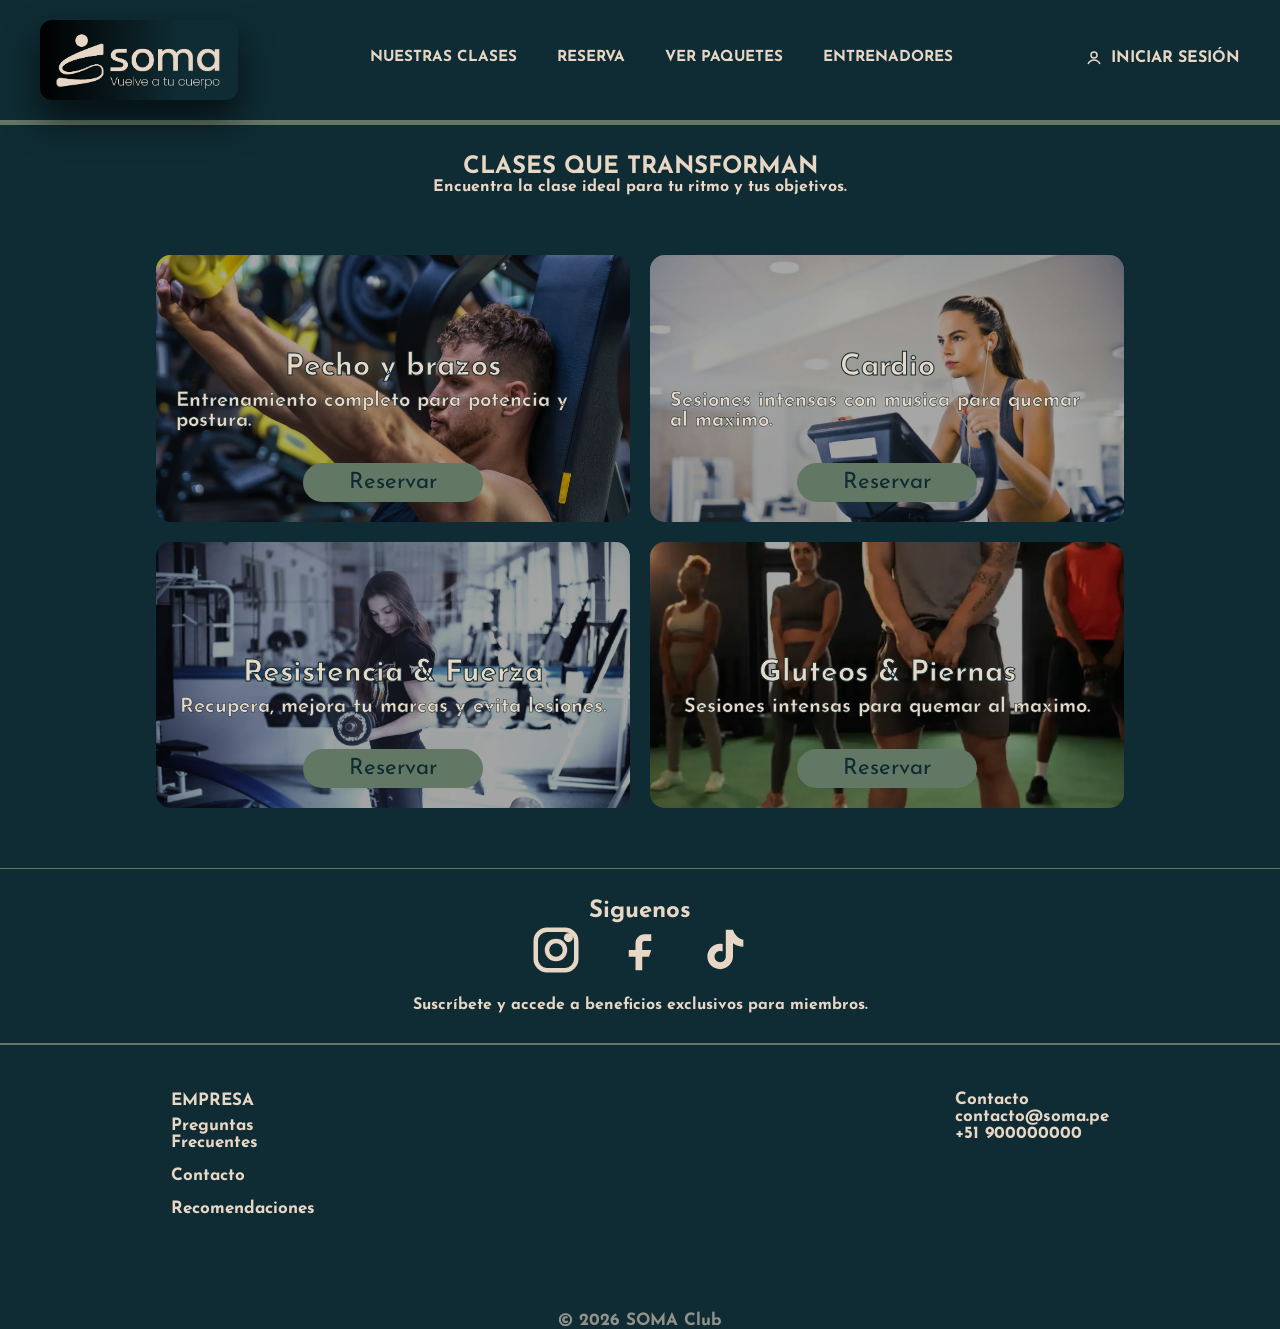
<file: clases.html>
<!DOCTYPE html>
<html lang="es">
  <head>
    <meta charset="UTF-8" />
    <title>Clases | SOMA</title>
    <link rel="icon" href="img/Soma_ logo.png" type="image/png">
    <meta name="viewport" content="width=device-width, initial-scale=1.0" />

    <link href="https://fonts.googleapis.com/icon?family=Material+Icons" rel="stylesheet">

    <link rel="stylesheet" href="styles.css" />
    <link rel="preconnect" href="https://fonts.googleapis.com" />
    <link rel="preconnect" href="https://fonts.gstatic.com" crossorigin />
    <link
      href="https://fonts.googleapis.com/css2?family=Caveat:wght@400..700&family=Josefin+Sans:ital,wght@0,100..700;1,100..700&family=Outfit:wght@100..900&display=swap"
      rel="stylesheet"
    />
    <link
      href="https://fonts.googleapis.com/css2?family=Montserrat:wght@300;400;600;700&display=swap"
      rel="stylesheet"
    />
  </head>
  <body>
    <!-- HEADER -->
    <header class="header">
      <a class="logo" href="index.html" aria-label="Fit Flow inicio">
        <img src="img/Soma_3.png" alt="Fit Flow" />
        <!-- <span>SOMA</span> -->
      </a>

      <input type="checkbox" id="nav-toggle" class="nav-toggle" />
      <label for="nav-toggle" class="burger" aria-label="Abrir menú">
        <span></span>
        <span></span>
        <span></span>
      </label>

      <nav>
        <ul>
          <li><a href="clases.html">NUESTRAS CLASES</a></li>
          <li><a href="reserva.html">RESERVA</a></li>
          <li><a href="paquetes.html">VER PAQUETES</a></li>
          <li><a href="entrenador.html">ENTRENADORES</a></li>
        </ul>
      </nav>

      <div class="nav-login">
        <a href="login.html" class="nav-user">
          <span class="user-icon" aria-hidden="true">
            <svg
              viewBox="0 0 24 24"
              width="18"
              height="18"
              fill="none"
              stroke="currentColor"
              stroke-width="2"
            >
              <circle cx="12" cy="8" r="4"></circle>
              <path d="M4 20c1.6-3.5 4.8-5.5 8-5.5s6.4 2 8 5.5"></path>
            </svg>
          </span>
          INICIAR SESIÓN
        </a>
      </div>
    </header>

    <section class="page-clases-def">
      <div>
        <h1>CLASES QUE TRANSFORMAN</h1>
        <p>Encuentra la clase ideal para tu ritmo y tus objetivos.</p>
      </div>
    </section>

    <section class="page-class">
      <div class="page-card">
        <img src="img/fuerza.webp" alt="Clase de fuerza" />
        <div class="card-content">
          <h3>Pecho y brazos</h3>
          <p>Entrenamiento completo para potencia y postura.</p>
          <a href="https://wa.me/51959792986?text=Hola,%20quiero%20información%20sobre%20la%20Clase%20Fuerza%20del%20gimnasio,%20Por%20favor"><button class="btn-card">Reservar</button></a>
        </div>
      </div>
      <div class="page-card">
        <img src="img/ciclismo.webp" alt="Clase de cardio" />
        <div class="card-content">
          <h3>Cardio</h3>
          <p>Sesiones intensas con musica para quemar al maximo.</p>
          <a href="https://wa.me/51959792986?text=Hola,%20quiero%20información%20sobre%20la%20Clase%20Cardio%20del%20gimnasio,%20Por%20favor" target="_blank"><button class="btn-card">Reservar</button></a>
        </div>
      </div>
      <div class="page-card">
        <img src="img/resistencia.webp" alt="Clase de movilidad" />
        <div class="card-content">
          <h3>Resistencia & Fuerza</h3>
          <p>Recupera, mejora tu marcas y evita lesiones.</p>
          <a href="https://wa.me/51959792986?text=Hola,%20quiero%20información%20sobre%20la%20Clase%20Resistencia%20y%20Fuerza%20del%20gimnasio,%20Por%20favor"><button class="btn-card">Reservar</button></a>
        </div>
      </div>
      <div class="page-card">
        <img src="img/pesas-pierna.webp" alt="Clase de cardio" />
        <div class="card-content">
          <h3>Gluteos & Piernas</h3>
          <p>Sesiones intensas para quemar al maximo.</p>
          <a href="https://wa.me/51959792986?text=Hola,%20quiero%20información%20sobre%20la%20Clase%20Gluteos%20y%20Piernas%20del%20gimnasio,%20Por%20favor"><button class="btn-card">Reservar</button></a>
        </div>
      </div>
    </section>

    <section class="section-redes">
              <h2>Siguenos</h2>
        <div class="social-icons">
          <div class="icon-social">
            <a class="social-link instagram" href="#" aria-label="Instagram">
              <span class="social-icon" aria-hidden="true">
                <svg
                  viewBox="0 0 24 24"
                  width="54"
                  height="54"
                  fill="none"
                  stroke="currentColor"
                  stroke-width="2"
                >
                  <rect x="3" y="3" width="18" height="18" rx="5"></rect>
                  <circle cx="12" cy="12" r="4"></circle>
                  <circle cx="17.5" cy="6.5" r="1"></circle>
                </svg>
              </span>
            </a>
          </div>
          <div class="icon-social">
            <a class="social-link facebook" href="#" aria-label="Facebook">
              <span class="social-icon" aria-hidden="true">
                <svg
                  viewBox="0 0 24 24"
                  width="54"
                  height="54"
                  fill="currentColor"
                >
                  <path
                    d="M14 8h3V5h-3c-2.2 0-4 1.8-4 4v3H7v3h3v6h3v-6h3l1-3h-4V9c0-.6.4-1 1-1z"
                  ></path>
                </svg>
              </span>
            </a>
          </div>
          <div class="icon-social">
            <a class="social-link tiktok" href="#" aria-label="TikTok">
              <span class="social-icon" aria-hidden="true">
                <svg
                  viewBox="0 0 24 24"
                  width="54"
                  height="54"
                  fill="currentColor"
                >
                  <path
                    d="M16 3c.6 2.2 2.4 4 4.6 4.4v3.1c-1.7 0-3.3-.5-4.6-1.5v5.8c0 3.1-2.5 5.7-5.7 5.7S4.6 18 4.6 14.9s2.5-5.7 5.7-5.7c.4 0 .8 0 1.1.1v3.3c-.3-.1-.7-.2-1.1-.2-1.4 0-2.5 1.1-2.5 2.5S8.9 17.4 10.3 17.4s2.5-1.1 2.5-2.5V3h3.2z"
                  ></path>
                </svg>
              </span>
            </a>
          </div>
        </div>
        <p>Suscríbete y accede a beneficios exclusivos para miembros.</p>
    </section>

    <!-- FOOTER -->
    <footer class="footer">
      <div class="footer-data">
        <div class="footer-infobrand">
          <h4>EMPRESA</h4>
          <p><a href="#">Preguntas Frecuentes</a></p>
          <p><a href="#">Contacto</a></p>
          <p><a href="#">Recomendaciones</a></p>
        </div>

        <div>
          <h4>Contacto</h4>
          <p>contacto@soma.pe</p>
          <p>+51 900000000</p>
        </div>
      </div>

      <div class="footer-bottom">
        <p>© 2026 SOMA Club</p>
      </div>
    </footer>
  </body>
</html>
</file>
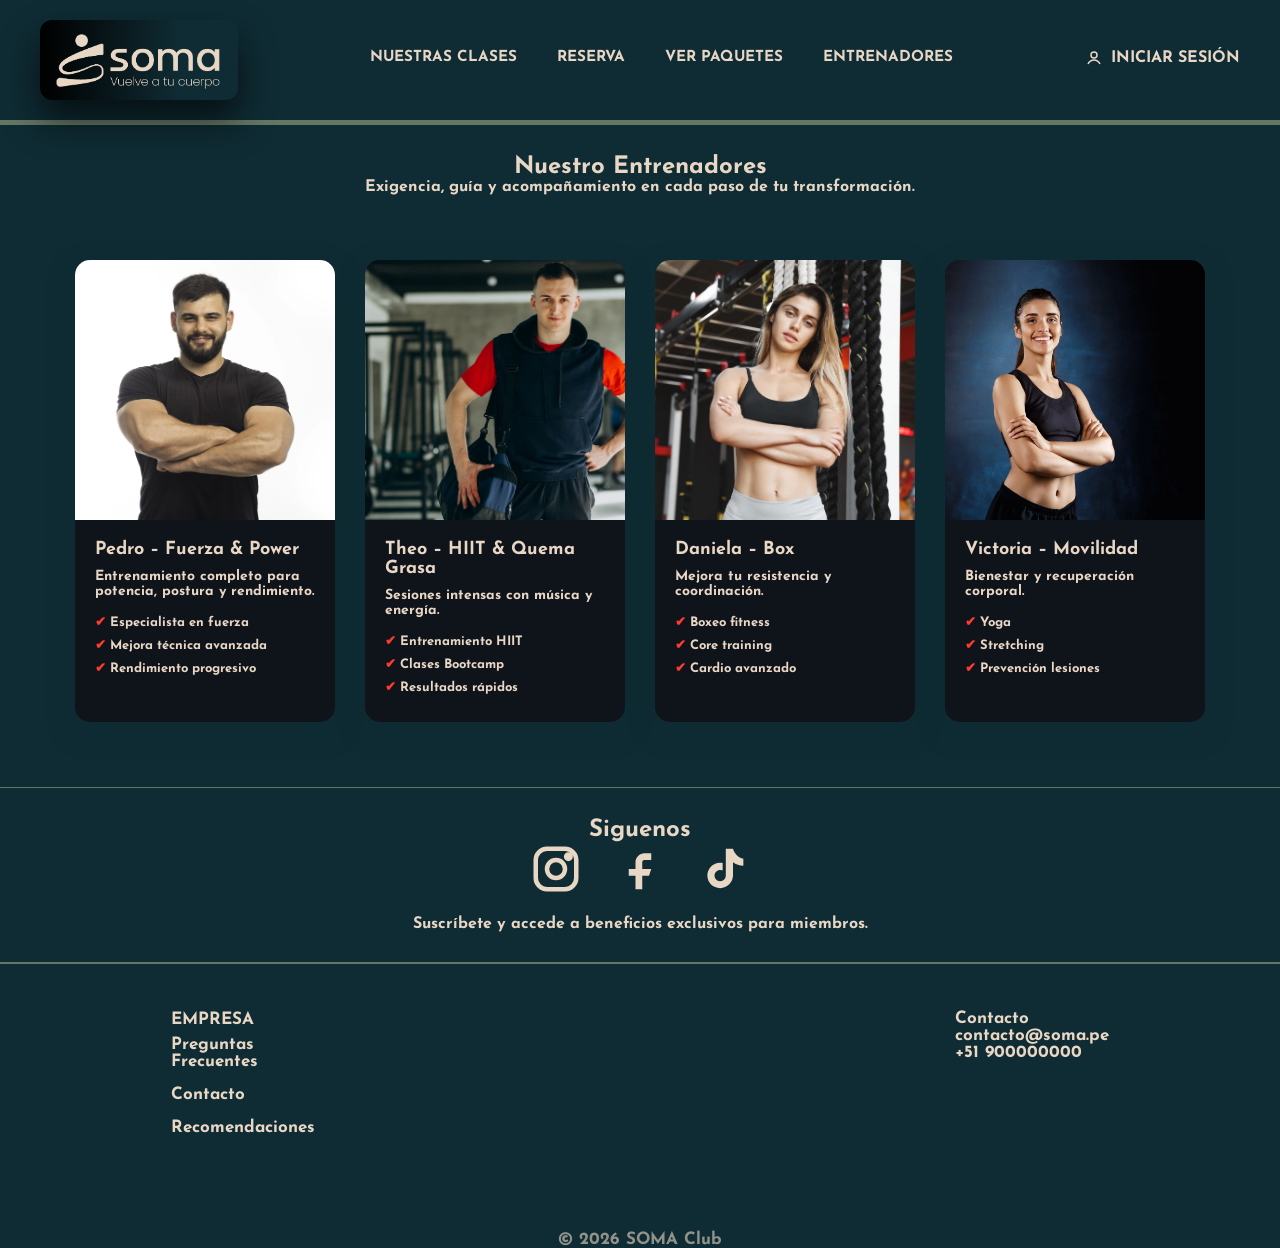
<file: entrenador.html>
<!DOCTYPE html>
<html lang="es">
  <head>
    <meta charset="UTF-8" />
    <title>Clases | SOMA</title>
    <link rel="icon" href="img/Soma_ logo.png" type="image/png">
    <meta name="viewport" content="width=device-width, initial-scale=1.0" />

    <!-- CSS -->
    <link rel="stylesheet" href="styles.css" />
    
    <link rel="stylesheet" href="styles.css" />
    <link rel="preconnect" href="https://fonts.googleapis.com" />
    <link rel="preconnect" href="https://fonts.gstatic.com" crossorigin />
    <link
      href="https://fonts.googleapis.com/css2?family=Caveat:wght@400..700&family=Josefin+Sans:ital,wght@0,100..700;1,100..700&family=Outfit:wght@100..900&display=swap"
      rel="stylesheet"
    />
    <link
      href="https://fonts.googleapis.com/css2?family=Montserrat:wght@300;400;600;700&display=swap"
      rel="stylesheet"
    />
  </head>
  <body>
    <!-- HEADER -->
    <header class="header">
      <a class="logo" href="index.html" aria-label="Fit Flow inicio">
        <img src="img/Soma_3.png" alt="Fit Flow" />
        <!-- <span>SOMA</span> -->
      </a>

      <input type="checkbox" id="nav-toggle" class="nav-toggle" />
      <label for="nav-toggle" class="burger" aria-label="Abrir menú">
        <span></span>
        <span></span>
        <span></span>
      </label>

      <nav>
        <ul>
          <li><a href="clases.html">NUESTRAS CLASES</a></li>
          <li><a href="reserva.html">RESERVA</a></li>
          <li><a href="paquetes.html">VER PAQUETES</a></li>
          <li><a href="entrenador.html">ENTRENADORES</a></li>
        </ul>
      </nav>

      <div class="nav-login">
        <a href="login.html" class="nav-user">
          <span class="user-icon" aria-hidden="true">
            <svg viewBox="0 0 24 24" width="18" height="18" fill="none" stroke="currentColor" stroke-width="2">
            <circle cx="12" cy="8" r="4"></circle>
            <path d="M4 20c1.6-3.5 4.8-5.5 8-5.5s6.4 2 8 5.5"></path>
            </svg>
          </span>
          INICIAR SESIÓN
        </a>
      </div>
    </header>

    <section class="page-clases-def">
      <div>
        <h1>Nuestro Entrenadores</h1>
        <p>Exigencia, guía y acompañamiento en cada paso de tu transformación.</p>
      </div>
    </section>


<section class="coaches">

<div class="card">
<img src="img/trainer1.webp" alt="Pedro">

<div class="card-info">
<h3>Pedro – Fuerza & Power</h3>
<p>Entrenamiento completo para potencia, postura y rendimiento.</p>

<ul>
<li>Especialista en fuerza</li>
<li>Mejora técnica avanzada</li>
<li>Rendimiento progresivo</li>
</ul>
</div>
</div>

<div class="card">
<img src="img/trainer2.webp" alt="Andrea">

<div class="card-info">
<h3>Theo – HIIT & Quema Grasa</h3>
<p>Sesiones intensas con música y energía.</p>

<ul>
<li>Entrenamiento HIIT</li>
<li>Clases Bootcamp</li>
<li>Resultados rápidos</li>
</ul>
</div>
</div>

<div class="card">
<img src="img/trainer3.webp" alt="Diego">

<div class="card-info">
  <h3>Daniela – Box</h3>
  <p>Mejora tu resistencia y coordinación.</p>

  <ul>
  <li>Boxeo fitness</li>
  <li>Core training</li>
  <li>Cardio avanzado</li>
  </ul>
</div>
</div>

<div class="card">
<img src="img/trainer4.webp" alt="Victoria">

<div class="card-info">
<h3>Victoria – Movilidad</h3>
<p>Bienestar y recuperación corporal.</p>

<ul>
<li>Yoga</li>
<li>Stretching</li>
<li>Prevención lesiones</li>
</ul>
</div>
</div>

</section>

    <!-- FOOTER -->
    <section class="section-redes">
      
        <h2>Siguenos</h2>

        <div class="social-icons">
          <div class="icon-social">
            <a class="social-link instagram" href="#" aria-label="Instagram">
              <span class="social-icon" aria-hidden="true">
                <svg
                  viewBox="0 0 24 24"
                  width="54"
                  height="54"
                  fill="none"
                  stroke="currentColor"
                  stroke-width="2"
                >
                  <rect x="3" y="3" width="18" height="18" rx="5"></rect>
                  <circle cx="12" cy="12" r="4"></circle>
                  <circle cx="17.5" cy="6.5" r="1"></circle>
                </svg>
              </span>
            </a>
          </div>
          <div class="icon-social">
            <a class="social-link facebook" href="#" aria-label="Facebook">
              <span class="social-icon" aria-hidden="true">
                <svg
                  viewBox="0 0 24 24"
                  width="54"
                  height="54"
                  fill="currentColor"
                >
                  <path
                    d="M14 8h3V5h-3c-2.2 0-4 1.8-4 4v3H7v3h3v6h3v-6h3l1-3h-4V9c0-.6.4-1 1-1z"
                  ></path>
                </svg>
              </span>
            </a>
          </div>
          <div class="icon-social">
            <a class="social-link tiktok" href="#" aria-label="TikTok">
              <span class="social-icon" aria-hidden="true">
                <svg
                  viewBox="0 0 24 24"
                  width="54"
                  height="54"
                  fill="currentColor"
                >
                  <path
                    d="M16 3c.6 2.2 2.4 4 4.6 4.4v3.1c-1.7 0-3.3-.5-4.6-1.5v5.8c0 3.1-2.5 5.7-5.7 5.7S4.6 18 4.6 14.9s2.5-5.7 5.7-5.7c.4 0 .8 0 1.1.1v3.3c-.3-.1-.7-.2-1.1-.2-1.4 0-2.5 1.1-2.5 2.5S8.9 17.4 10.3 17.4s2.5-1.1 2.5-2.5V3h3.2z"
                  ></path>
                </svg>
              </span>
            </a>
          </div>
        </div>
        <p>Suscríbete y accede a beneficios exclusivos para miembros.</p>
    </section>

    <!-- FOOTER -->
    <footer class="footer">
      <div class="footer-data">
        <div class="footer-infobrand">
          <h4>EMPRESA</h4>
          <p><a href="#">Preguntas Frecuentes</a></p>
          <p><a href="#">Contacto</a></p>
          <p><a href="#">Recomendaciones</a></p>
        </div>

        <div>
          <h4>Contacto</h4>
          <p>contacto@soma.pe</p>
          <p>+51 900000000</p>
        </div>
      </div>

      <div class="footer-bottom">
        <p>© 2026 SOMA Club</p>
      </div>
    </footer>
  </body>
</html>
</file>
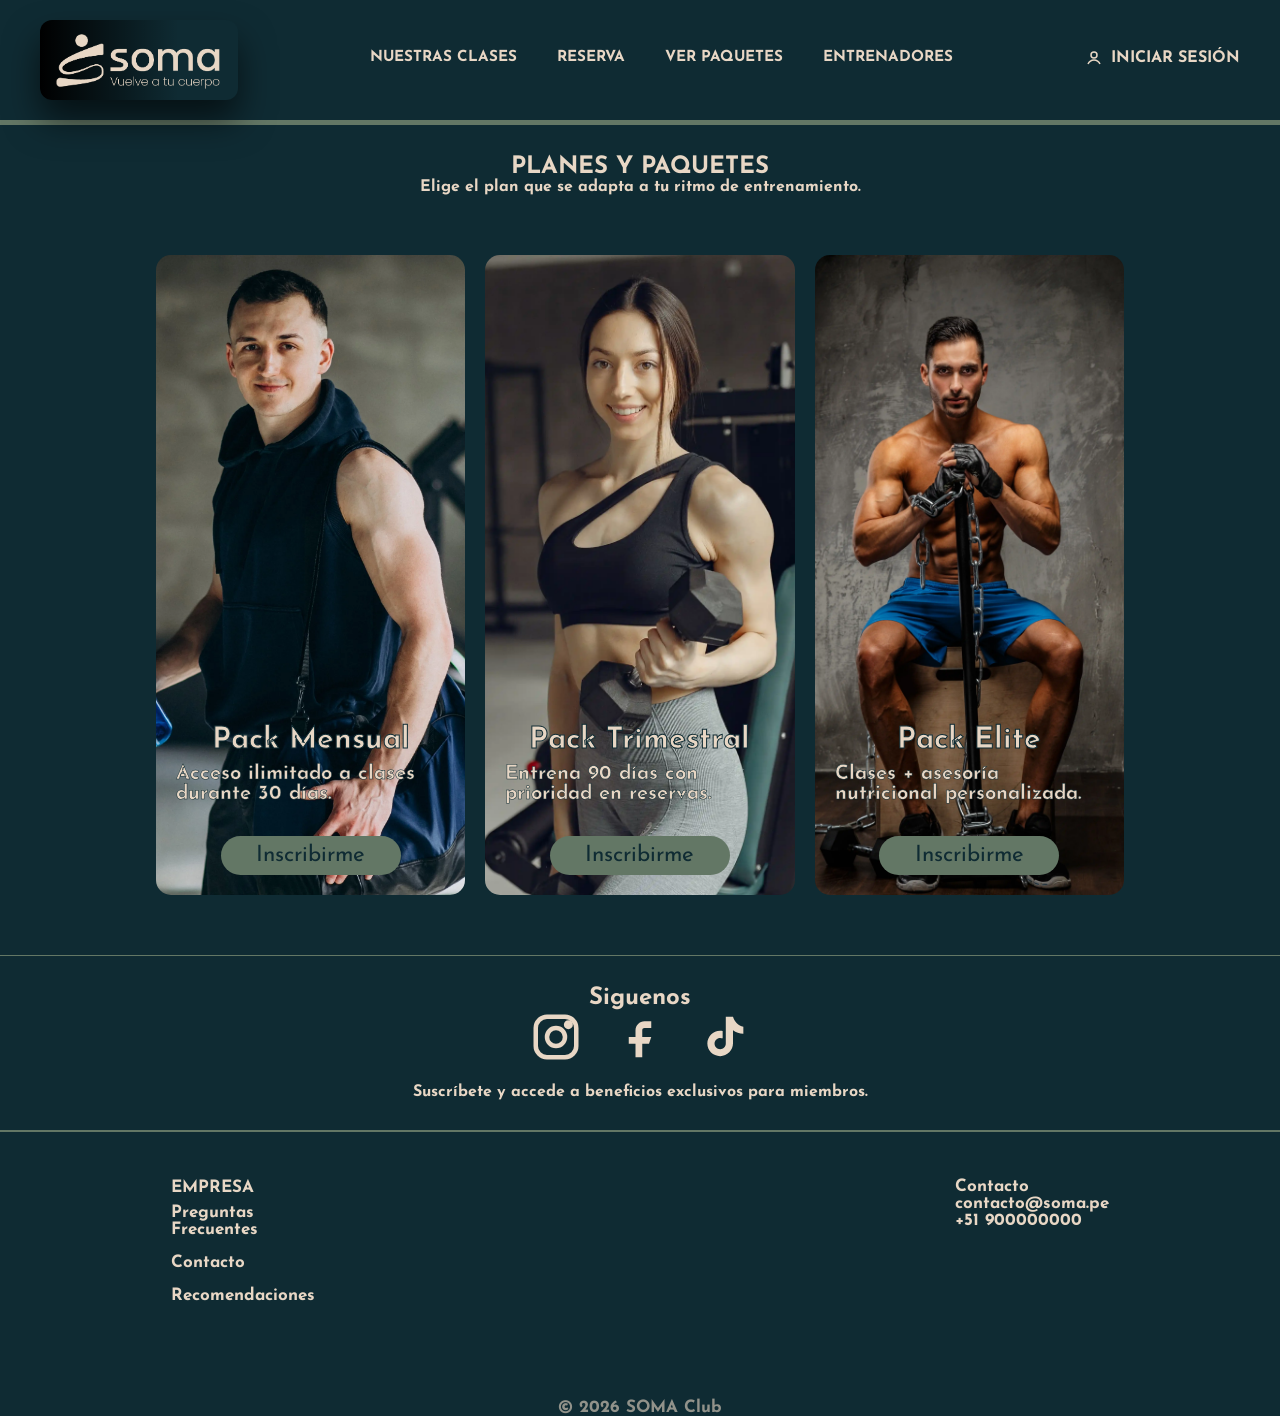
<file: paquetes.html>
﻿<!DOCTYPE html>
<html lang="es">
  <head>
    <meta charset="UTF-8" />
    <title>Comprar Clases | SOMA</title>
    <link rel="icon" href="img/Soma_ logo.png" type="image/png">
    <meta name="viewport" content="width=device-width, initial-scale=1.0" />

    <!-- CSS -->
    <link rel="stylesheet" href="styles.css" />

    <link rel="stylesheet" href="styles.css" />
    <link rel="preconnect" href="https://fonts.googleapis.com" />
    <link rel="preconnect" href="https://fonts.gstatic.com" crossorigin />
    <link
      href="https://fonts.googleapis.com/css2?family=Caveat:wght@400..700&family=Josefin+Sans:ital,wght@0,100..700;1,100..700&family=Outfit:wght@100..900&display=swap"
      rel="stylesheet"
    />
    <link
      href="https://fonts.googleapis.com/css2?family=Montserrat:wght@300;400;600;700&display=swap"
      rel="stylesheet"
    />
  </head>
  <body>
    <!-- HEADER -->
    <header class="header">
      <a class="logo" href="index.html" aria-label="Fit Flow inicio">
        <img src="img/Soma_3.png" alt="Fit Flow" />
        <!-- <span>SOMA</span> -->
      </a>

      <input type="checkbox" id="nav-toggle" class="nav-toggle" />
      <label for="nav-toggle" class="burger" aria-label="Abrir menú">
        <span></span>
        <span></span>
        <span></span>
      </label>

      <nav>
        <ul>
          <li><a href="clases.html">NUESTRAS CLASES</a></li>
          <li><a href="reserva.html">RESERVA</a></li>
          <li><a href="paquetes.html">VER PAQUETES</a></li>
          <li><a href="entrenador.html">ENTRENADORES</a></li>
        </ul>
      </nav>

      <div class="nav-login">
        <a href="login.html" class="nav-user">
          <span class="user-icon" aria-hidden="true">
            <svg
              viewBox="0 0 24 24"
              width="18"
              height="18"
              fill="none"
              stroke="currentColor"
              stroke-width="2"
            >
              <circle cx="12" cy="8" r="4"></circle>
              <path d="M4 20c1.6-3.5 4.8-5.5 8-5.5s6.4 2 8 5.5"></path>
            </svg>
          </span>
          INICIAR SESIÓN
        </a>
      </div>
    </header>

    <section class="page-clases-def">
      <div>
        <h1>PLANES Y PAQUETES</h1>
        <p>Elige el plan que se adapta a tu ritmo de entrenamiento.</p>
      </div>
    </section>

    <section class="page-paquetes">
      <div class="page-card-pack">
        <img src="img/pack1.webp" alt="Pack mensual" />
        <div class="card-content">
          <h3>Pack Mensual</h3>
          <p>Acceso ilimitado a clases durante 30 días.</p>
          <a href="https://wa.me/51959792986?text=Hola,%20quiero%20información%20sobre%20el%20Pack%20Mensual%20del%20gimnasio" target="_blank"><button class="btn-card">Inscribirme</button></a>
        </div>
      </div>
      <div class="page-card-pack">
        <img src="img/pack2.webp" alt="Pack trimestral" />
        <div class="card-content">
          <h3>Pack Trimestral</h3>
          <p>Entrena 90 días con prioridad en reservas.</p>
          <a href="https://wa.me/51959792986?text=Hola,%20quiero%20información%20sobre%20el%20Pack%20Trimestral%20del%20gimnasio" target="_blank"><button class="btn-card">Inscribirme</button></a>
        </div>
      </div>
      <div class="page-card-pack">
        
        <img src="img/pack3.webp" alt="Pack Elite" />
        <div class="card-content">
          <h3>Pack Elite</h3>
          <p>Clases + asesoría nutricional personalizada.</p>
          <a href="https://wa.me/51959792986?text=Hola,%20quiero%20información%20sobre%20el%20Pack%20Elite%20del%20gimnasio" target="_blank"><button class="btn-card">Inscribirme</button></a>
        </div>
      </div>
    </section>

    <!-- FOOTER -->
    <section class="section-redes">
      
        <h2>Siguenos</h2>

        <div class="social-icons">
          <div class="icon-social">
            <a class="social-link instagram" href="#" aria-label="Instagram">
              <span class="social-icon" aria-hidden="true">
                <svg
                  viewBox="0 0 24 24"
                  width="54"
                  height="54"
                  fill="none"
                  stroke="currentColor"
                  stroke-width="2"
                >
                  <rect x="3" y="3" width="18" height="18" rx="5"></rect>
                  <circle cx="12" cy="12" r="4"></circle>
                  <circle cx="17.5" cy="6.5" r="1"></circle>
                </svg>
              </span>
            </a>
          </div>
          <div class="icon-social">
            <a class="social-link facebook" href="#" aria-label="Facebook">
              <span class="social-icon" aria-hidden="true">
                <svg
                  viewBox="0 0 24 24"
                  width="54"
                  height="54"
                  fill="currentColor"
                >
                  <path
                    d="M14 8h3V5h-3c-2.2 0-4 1.8-4 4v3H7v3h3v6h3v-6h3l1-3h-4V9c0-.6.4-1 1-1z"
                  ></path>
                </svg>
              </span>
            </a>
          </div>
          <div class="icon-social">
            <a class="social-link tiktok" href="#" aria-label="TikTok">
              <span class="social-icon" aria-hidden="true">
                <svg
                  viewBox="0 0 24 24"
                  width="54"
                  height="54"
                  fill="currentColor"
                >
                  <path
                    d="M16 3c.6 2.2 2.4 4 4.6 4.4v3.1c-1.7 0-3.3-.5-4.6-1.5v5.8c0 3.1-2.5 5.7-5.7 5.7S4.6 18 4.6 14.9s2.5-5.7 5.7-5.7c.4 0 .8 0 1.1.1v3.3c-.3-.1-.7-.2-1.1-.2-1.4 0-2.5 1.1-2.5 2.5S8.9 17.4 10.3 17.4s2.5-1.1 2.5-2.5V3h3.2z"
                  ></path>
                </svg>
              </span>
            </a>
          </div>
        </div>
        <p>Suscríbete y accede a beneficios exclusivos para miembros.</p>
    </section>

    <!-- FOOTER -->
    <footer class="footer">
      <div class="footer-data">
        <div class="footer-infobrand">
          <h4>EMPRESA</h4>
          <p><a href="#">Preguntas Frecuentes</a></p>
          <p><a href="#">Contacto</a></p>
          <p><a href="#">Recomendaciones</a></p>
        </div>

        <div>
          <h4>Contacto</h4>
          <p>contacto@soma.pe</p>
          <p>+51 900000000</p>
        </div>
      </div>

      <div class="footer-bottom">
        <p>© 2026 SOMA Club</p>
      </div>
    </footer>
  </body>
</html>
</file>
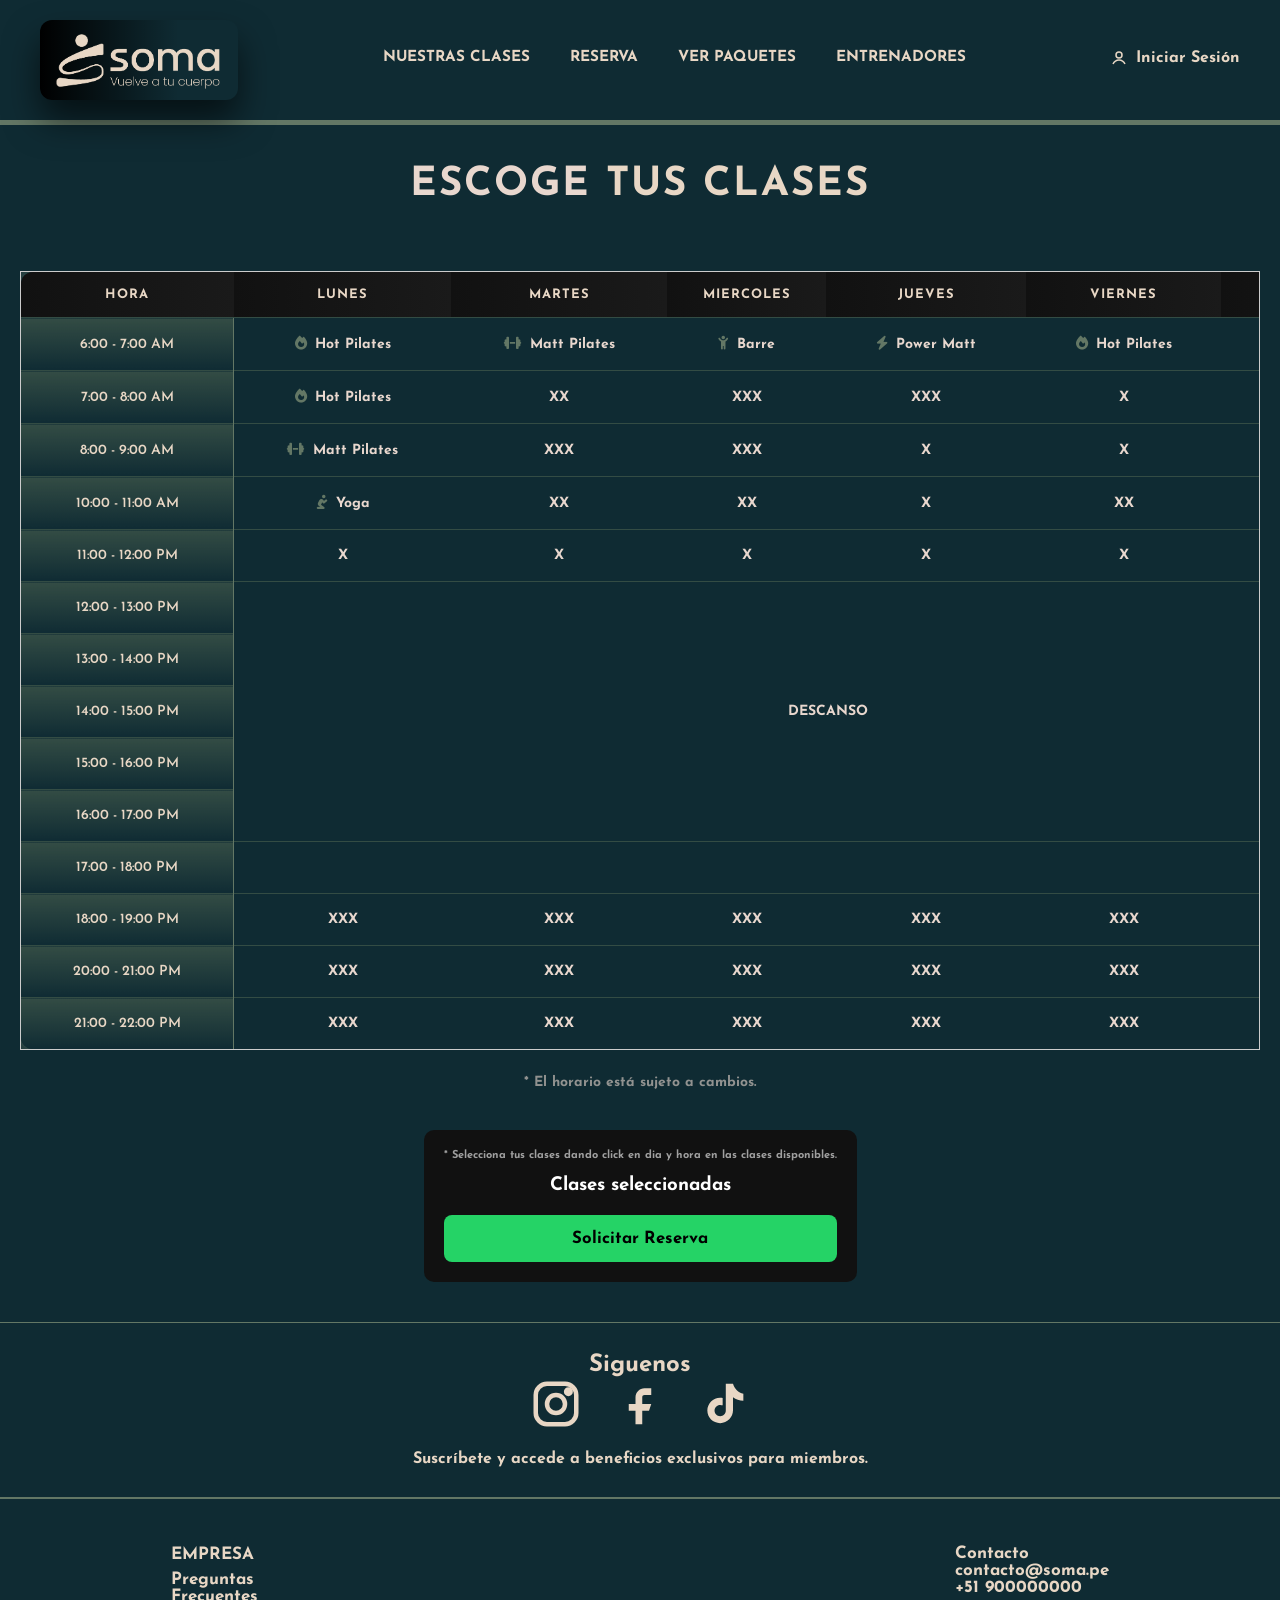
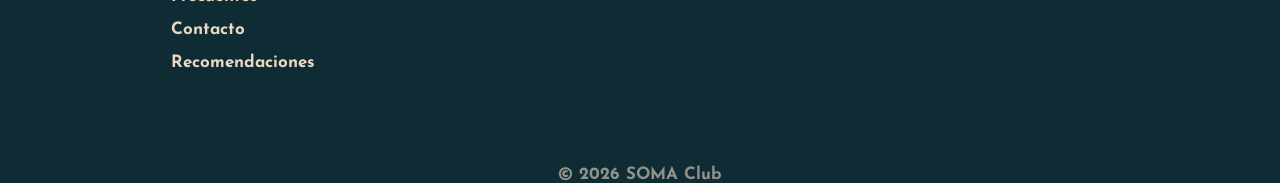
<file: reserva.html>
﻿<!DOCTYPE html>
<html lang="es">
  <head>
    <meta charset="UTF-8" />
    <title>Reserva | SOMA</title>
    <link rel="icon" href="img/Soma_ logo.png" type="image/png">
    <meta name="viewport" content="width=device-width, initial-scale=1.0" />

    <!-- CSS -->
    <link rel="stylesheet" href="styles.css" />

    <link rel="stylesheet" href="styles.css" />
    <link rel="preconnect" href="https://fonts.googleapis.com" />
    <link rel="preconnect" href="https://fonts.gstatic.com" crossorigin />
    <link
      href="https://fonts.googleapis.com/css2?family=Caveat:wght@400..700&family=Josefin+Sans:ital,wght@0,100..700;1,100..700&family=Outfit:wght@100..900&display=swap"
      rel="stylesheet"
    />
    <!-- Font Awesome Icons -->
    <link rel="stylesheet" href="https://cdnjs.cloudflare.com/ajax/libs/font-awesome/6.5.0/css/all.min.css">
    <link
      href="https://fonts.googleapis.com/css2?family=Montserrat:wght@300;400;600;700&display=swap"
      rel="stylesheet"
    />
  </head>
  <body>
    <!-- HEADER -->
    <header class="header">
      <a class="logo" href="index.html" aria-label="Fit Flow inicio">
        <img src="img/Soma_3.png" alt="Fit Flow" />
        <!-- <span>SOMA</span> -->
      </a>

      <input type="checkbox" id="nav-toggle" class="nav-toggle" />
      <label for="nav-toggle" class="burger" aria-label="Abrir menú">
        <span></span>
        <span></span>
        <span></span>
      </label>

      <nav>
        <ul>
          <li><a href="clases.html">NUESTRAS CLASES</a></li>
          <li><a href="reserva.html">RESERVA</a></li>
          <li><a href="paquetes.html">VER PAQUETES</a></li>
          <li><a href="entrenador.html">ENTRENADORES</a></li>
        </ul>
      </nav>

      <div class="nav-login">
        <a href="login.html" class="nav-user">
          <span class="user-icon" aria-hidden="true">
            <svg
              viewBox="0 0 24 24"
              width="18"
              height="18"
              fill="none"
              stroke="currentColor"
              stroke-width="2"
            >
              <circle cx="12" cy="8" r="4"></circle>
              <path d="M4 20c1.6-3.5 4.8-5.5 8-5.5s6.4 2 8 5.5"></path>
            </svg>
          </span>
          Iniciar Sesión
        </a>
      </div>
    </header>

    <section class="schedule">
      <h2 class="title">ESCOGE <span>TUS CLASES</span></h2>

      <div class="schedule-scroll">
        <table class="schedule-table">
          <thead>
          <tr>
              <th>HORA</th>
              <th>LUNES</th>
              <th>MARTES</th>
              <th>MIERCOLES</th>
              <th>JUEVES</th>
              <th>VIERNES</th>
              <th>SABADO</th>
          </tr>
          </thead>

          <tbody>

          <tr>
          <td class="time">6:00 - 7:00  AM</td>
          <td class="clase" data-clase="Hot Pilates" data-hora="6:00 - 7:00 AM LUNES"><i class="fa-solid fa-fire"></i>Hot Pilates</td>
          <td class="clase" data-clase="Hot Pilates" data-hora="6:00 - 7:00 AM MARTES"><i class="fa-solid fa-dumbbell"></i>Matt Pilates</td>
          <td class="clase" data-clase="Hot Pilates" data-hora="6:00 - 7:00 AM MIERCOLES"><i class="fa-solid fa-child-reaching"></i>Barre</td>
          <td class="clase" data-clase="Hot Pilates" data-hora="6:00 - 7:00 AM JUEVES"><i class="fa-solid fa-bolt"></i>Power Matt</td>
          <td class="clase" data-clase="Hot Pilates" data-hora="6:00 - 7:00 AM VIERNES"><i class="fa-solid fa-fire"></i>Hot Pilates</td>
          <td>X</td>
          </tr>

          <tr>
          <td class="time">7:00 - 8:00 AM</td>
          <td class="clase" data-clase="Hot Pilates" data-hora="7:00 - 8:00 AM LUNES"><i class="fa-solid fa-fire"></i>Hot Pilates</td>
          <td>XX</td>
          <td>XXX</td>
          <td>XXX</td>
          <td>X</td>
          <td class="clase" data-clase="Power Matt" data-hora="7:00 - 8:00 AM SABADO"><i class="fa-solid fa-bolt"></i>Power Matt</td>
          </tr>

          <tr>
          <td class="time">8:00 - 9:00 AM</td>
          <td class="clase" data-clase="Matt Pilates" data-hora="8:00 - 9:00 AM LUNES"><i class="fa-solid fa-dumbbell"></i>Matt Pilates</td>
          <td>XXX</td>
          <td>XXX</td>
          <td>X</td>
          <td>X</td>
          <td>XX</td>
          </tr>

          <tr>
          <td class="time">10:00 - 11:00 AM</td>
          <td class="clase" data-clase="Yoga" data-hora="10:00 - 11:00 AM LUNES"><i class="fa-solid fa-person-praying"></i>Yoga</td>
          <td>XX</td>
          <td>XX</td>
          <td>X</td>
          <td>XX</td>
          <td>XXX</td>
          </tr>

          <tr>
          <td class="time">11:00 - 12:00 PM</td>
          <td>X</td>
          <td>X</td>
          <td>X</td>
          <td>X</td>
          <td>X</td>
          <td>XX</td>
          </tr>

          <tr>
          <td class="time">12:00 - 13:00 PM</td>
          <td colspan="6" rowspan="5" class="break">DESCANSO</td>
          </tr>

          <tr>
          <td class="time">13:00 - 14:00 PM</td>
          </tr>

          <tr>
          <td class="time">14:00 - 15:00 PM</td>
          </tr>

          <tr>
          <td class="time">15:00 - 16:00 PM</td>
          </tr>

          <tr>
          <td class="time">16:00 - 17:00 PM</td>
          </tr>

          <tr>
          <td class="time">17:00 - 18:00 PM</td>
          <td></td>
          <td></td>
          <td></td>
          <td></td>
          <td></td>
          <td></td>
          </tr>

          <tr>
          <td class="time">18:00 - 19:00 PM</td>
          <td>XXX</td>
          <td>XXX</td>
          <td>XXX</td>
          <td>XXX</td>
          <td>XXX</td>
          <td></td>
          </tr>

          <tr>
          <td class="time">20:00 - 21:00 PM</td>
          <td>XXX</td>
          <td>XXX</td>
          <td>XXX</td>
          <td>XXX</td>
          <td>XXX</td>
          <td></td>
          </tr>

          <tr>
          <td class="time">21:00 - 22:00 PM</td>
          <td>XXX</td>
          <td>XXX</td>
          <td>XXX</td>
          <td>XXX</td>
          <td>XXX</td>
          <td></td>
          </tr>

          </tbody>
        </table>
        
      </div>

      <p class="note">* El horario está sujeto a cambios.</p>

      
      <div class="reserva-box">
      <div class="indicacion">* Selecciona tus clases dando click en dia y hora en las clases disponibles.</div>
      
      <h3>Clases seleccionadas</h3>

      <ul id="lista-clases"></ul>

      <button id="reservarBtn">Solicitar Reserva</button>

      </div>
    </section>

    <!-- FOOTER -->
    <section class="section-redes">
      
        <h2>Siguenos</h2>

        <div class="social-icons">
          <div class="icon-social">
            <a class="social-link instagram" href="#" aria-label="Instagram">
              <span class="social-icon" aria-hidden="true">
                <svg
                  viewBox="0 0 24 24"
                  width="54"
                  height="54"
                  fill="none"
                  stroke="currentColor"
                  stroke-width="2"
                >
                  <rect x="3" y="3" width="18" height="18" rx="5"></rect>
                  <circle cx="12" cy="12" r="4"></circle>
                  <circle cx="17.5" cy="6.5" r="1"></circle>
                </svg>
              </span>
            </a>
          </div>
          <div class="icon-social">
            <a class="social-link facebook" href="#" aria-label="Facebook">
              <span class="social-icon" aria-hidden="true">
                <svg
                  viewBox="0 0 24 24"
                  width="54"
                  height="54"
                  fill="currentColor"
                >
                  <path
                    d="M14 8h3V5h-3c-2.2 0-4 1.8-4 4v3H7v3h3v6h3v-6h3l1-3h-4V9c0-.6.4-1 1-1z"
                  ></path>
                </svg>
              </span>
            </a>
          </div>
          <div class="icon-social">
            <a class="social-link tiktok" href="#" aria-label="TikTok">
              <span class="social-icon" aria-hidden="true">
                <svg
                  viewBox="0 0 24 24"
                  width="54"
                  height="54"
                  fill="currentColor"
                >
                  <path
                    d="M16 3c.6 2.2 2.4 4 4.6 4.4v3.1c-1.7 0-3.3-.5-4.6-1.5v5.8c0 3.1-2.5 5.7-5.7 5.7S4.6 18 4.6 14.9s2.5-5.7 5.7-5.7c.4 0 .8 0 1.1.1v3.3c-.3-.1-.7-.2-1.1-.2-1.4 0-2.5 1.1-2.5 2.5S8.9 17.4 10.3 17.4s2.5-1.1 2.5-2.5V3h3.2z"
                  ></path>
                </svg>
              </span>
            </a>
          </div>
        </div>
        <p>Suscríbete y accede a beneficios exclusivos para miembros.</p>
    </section>

    <!-- FOOTER -->
    <footer class="footer">
      <div class="footer-data">
        <div class="footer-infobrand">
          <h4>EMPRESA</h4>
          <p><a href="#">Preguntas Frecuentes</a></p>
          <p><a href="#">Contacto</a></p>
          <p><a href="#">Recomendaciones</a></p>
        </div>

        <div>
          <h4>Contacto</h4>
          <p>contacto@soma.pe</p>
          <p>+51 900000000</p>
        </div>
      </div>

      <div class="footer-bottom">
        <p>© 2026 SOMA Club</p>
      </div>
    </footer>

    <script>

const celdas = document.querySelectorAll('.clase');
const lista = document.getElementById('lista-clases');
const reservarBtn = document.getElementById('reservarBtn');

let clasesSeleccionadas = [];


celdas.forEach(celda => {

celda.addEventListener('click', () => {

const clase = celda.dataset.clase;
const hora = celda.dataset.hora;

const texto = `${clase} ${hora}`;

if(clasesSeleccionadas.includes(texto)) return;

clasesSeleccionadas.push(texto);

const li = document.createElement('li');

li.innerHTML = `
${texto}
<button class="eliminar">❌</button>
`;

lista.appendChild(li);


li.querySelector('.eliminar').addEventListener('click', () => {

clasesSeleccionadas = clasesSeleccionadas.filter(c => c !== texto);

li.remove();

});

});

});


reservarBtn.addEventListener('click', () => {

if(clasesSeleccionadas.length === 0){
alert("Selecciona al menos una clase");
return;
}

let mensaje = "Hola, quiero reservar las siguientes clases:%0A%0A";

clasesSeleccionadas.forEach(c => {
mensaje += "- " + c + "%0A";
});

const numero = "51959792986";

const url = `https://wa.me/${numero}?text=${mensaje}`;

window.open(url, "_blank");

});

</script>
  </body>
</html>
</file>
<file: styles.css>
* {
  margin: 0;
  padding: 0;
  box-sizing: border-box;
}
/* 
html {
  width: 100vw;
  height: 100%;
} */

body {
  font-family: "Josefin Sans", sans-serif;
  font-optical-sizing: auto;
  font-weight: 700;
  font-style: normal;
  margin: 0;
  padding: 0;
  background: #0f2b33;
  color: #e8d7c5;
  overflow-x: auto;
}

/* HEADER */

.header {
  display: flex;
  justify-content: space-between;
  align-items: center;
  padding: 20px 40px;
  background: #0f2b33;
  position: relative;
  z-index: 2;
  border-bottom: 5px solid #637765;
}

.header span {
  font-family: "Outfit", sans-serif;
}

/* Divider design between nav and hero */
/* .header::after {
  content: "";
  position: absolute;
  left: 0;
  right: 0;
  bottom: -58px;
  height: 56px;
  background:
    linear-gradient(
      90deg,
      rgba(255, 215, 64, 0.8),
      rgba(245, 188, 10, 1),
      rgba(255, 215, 64, 0.8)
    );
  clip-path: polygon(0 0, 100% 0, 100% 5%, 50% 50%, 20% 30%, 0 5%);
  border-top: 1px solid rgba(255, 215, 64, 0.7);
  border-bottom: 1px solid rgba(245, 188, 10, 0.7);
  box-shadow: 0 8px 14px rgba(0, 0, 0, 0.45);
  pointer-events: none;
} */

/* .header::before{
  content: "";
  position: absolute;
  left: auto;
  right: 0;
  top: 0;
  bottom: auto;
  height: 46px;
  width: 70px;
  background:
    linear-gradient(
      35deg,
      rgba(248, 214, 100, 0.89),
      rgb(245, 186, 10)
    );
  clip-path: polygon(100% 0, 0 0, 100% 100%);
  box-shadow: 0 8px 12px rgba(0, 0, 0, 0.85);
  pointer-events: none;
} */

.header nav li a{
  font-size: 0.95rem;
}

.logo img{
  width: auto;
  height: 80px;
  box-shadow: 0 20px 35px rgba(0, 0, 0, 0.6);
  background: linear-gradient(to right, #000 0%, transparent 70%);
  border-radius: 12px; /* opcional */
}

.logo span {
  color: #637765
  font-weight: 600;
  letter-spacing: 1px;
  text-shadow: 
    0 0 8px rgba(212, 175, 55, 0.2),
    0 0 15px rgba(212, 175, 55, 0.1);
  transition: 0.3s ease;
}

.logo:hover span {
  text-shadow: 
    0 0 12px rgba(212, 175, 55, 0.9),
    0 0 25px rgba(212, 175, 55, 0.6);
}

.logo {
  display: flex;
  flex-direction: row;
  justify-content: center;
  align-items: center;
  font-weight: 900;
  font-size: 28px;
  font-style: bold;
  color: #e8d7c5;
  text-decoration: none;
}

.logo span {
  display: block;
  font-size: 42px;
  font-weight: 600;
}

nav ul {
  display: flex;
  list-style: none;
  gap: 40px;
}

.nav-toggle {
  display: none;
}

.burger {
  display: none;
  width: 40px;
  height: 30px;
  flex-direction: column;
  justify-content: space-between;
  cursor: pointer;
}

.burger span {
  height: 3px;
  background: #637765;
  border-radius: 999px;
  transition: transform 0.3s, opacity 0.3s;
}

.nav-user {
  display: inline-flex;
  align-items: center;
  gap: 8px;
}

.nav-user:hover {
  color: #637765;
}

.nav-user .user-icon {
  color: #e8d7c5;
  display: inline-flex;
}

nav a {
  text-decoration: none;
  color: #e8d7c5;
  font-size: 14px;
  transition: 0.3s;
  position: relative;
  display: inline-block;
  padding-bottom: 6px;
}

nav a:hover {
  color: #637765;
}

nav a::after {
  content: "";
  position: absolute;
  left: 0;
  right: 0;
  bottom: 1px;
  height: 2px;
  background: currentColor;
  border-radius: 999px;
  box-shadow: 0 2px 6px currentColor;
  opacity: 0;
  transform: scaleX(0.3);
  transition: opacity 0.3s, transform 0.75s;
}

nav a:hover::after {
  opacity: 0.8;
  transform: scaleX(1);
}

.nav-login a {
  text-decoration: none;
  color: #e8d7c5;
}

@media (max-width: 900px) {
  .burger {
    display: flex;
  }

  nav ul {
    display: none;
    position: absolute;
    left: 1rem;
    top: 100%;
    background: #0f2b33;
    padding: 20px;
    flex-direction: column;
    gap: 16px;
    border: 1px solid rgba(245, 188, 10, 0.3);
    border-radius: 12px;
    box-shadow: 0 12px 24px rgba(0, 0, 0, 0.45);
    z-index: 3;
  }

  .nav-toggle:checked + .burger + nav ul {
    display: flex;
  }

  .nav-toggle:checked + .burger span:nth-child(1) {
    transform: translateY(13px) rotate(45deg);
  }

  .nav-toggle:checked + .burger span:nth-child(2) {
    opacity: 0;
  }

  .nav-toggle:checked + .burger span:nth-child(3) {
    transform: translateY(-13px) rotate(-45deg);
  }
}

/* HERO */

.hero {
  background-image: url("img/fondo-principal-xl.webp");
  background-size: cover;
  background-position: center;
  height: 500px;
  position: relative;
}

.hero-desktop {
  display: block;
}
.hero-mobile {
  display: none;
}

.hero-content {
  display: flex;
  flex-direction: column;
  align-items: flex-start;
  text-align: left;
  gap: 20px;
  background: rgba(29, 29, 29, 0.5);
  padding: 40px 60px;
  border-radius: 16px;
  backdrop-filter: blur(6px);
  max-width: 600px;
}

.hero h1 {
  font-size: 52px;
  line-height: 1.1;
  color: #e8d7c5;

  background: none;
  backdrop-filter: none;
  padding: 0;
}

.overlay {
  position: absolute;
  inset: 0;
  display: flex;
  align-items: center;
  justify-content: flex-start;
  padding-left: 80px;
}

.overlay h1 {
  color: #e8d7c5;
  font-size: 48px;
  margin: 0;
}

.page-clases-def {
   padding-top: 30px;
   text-align: center;  
}

.page-class {
  display: grid;
  grid-template-columns: repeat(2, minmax(250px, 1fr)); 
  gap: 20px;
  justify-content: center;
  width: 85vw;
  margin: 0 auto;
  padding: 60px;
}

/* TEST CARD  */

.page-card {
  position: relative;
  /* width: 400px; */
  /* height: 550px; */
  overflow: hidden;
  border-radius: 15px;
}

.page-card img {
  width: 100%;
  height: 100%;
  object-fit: cover;
  display: block;
  aspect-ratio: 16 / 9;
  transition: transform 0.4s ease-in-out;
}

.page-card:hover img{
  transform: scale(1.16);
}

/* Capa oscura */
.page-card::after {
  content: "";
  position: absolute;
  inset: 0;
  background: rgba(0, 0, 0, 0.35);
}

/* Contenido encima */
.card-content {
  display: flex;
  flex-direction: column;
  justify-content: center;
  align-items: center;
  position: absolute;
  bottom: 20px;
  left: 20px;
  right: 20px;
  z-index: 2;
}

.card-content h3 {
  margin-bottom: 8px;
  font-size: 30px;
  color: #e8d7c5;
  -webkit-text-stroke: 1px #0f2b33
}

.card-content p {
  font-size: 20px;
  margin-bottom: 12px;
  color: #e8d7c5;
  -webkit-text-stroke: 0.5px #0f2b33
}

.btn-outline {
  display: block;
  margin: 0 auto;
  max-width: 200px;
  margin-top: 20px;
  width: 180px;
  position: relative;
  font-family: "Josefin Sans", sans-serif;
  padding: 8px 16px;
  background: #637765;
  border-radius: 25px;
  border: none;
  color: #0f2b33;
  cursor: pointer;
  transition: 0.4s all ease;
  font-size: 1.4rem;
}

.btn-outline:hover {
  background: #0f2b33;
  color: #e8d7c5;
}

.btn-card {
  margin-top: 20px;
  width: 180px;
  position: relative;
  /* bottom: 20px; */
  /* left: 90px; */
  font-family: "Josefin Sans", sans-serif;
  padding: 8px 16px;
  background: #637765;
  border-radius: 25px;
  border: none;
  color: #0f2b33;
  cursor: pointer;
  transition: 0.4s all ease;
  font-size: 1.4rem;
}

.btn-card:hover {
  background: #0f2b33;
  color: #637765;
  transform: scale(1.05);
}
/* END CARD */

/* ABOUT */
.about {
  display: grid;
  grid-template-columns: 1fr 1fr;
  padding: 80px 50px;
  gap: 60px;
  width: 100%;
  margin-bottom: 10px;
  align-items: center;
  box-sizing: border-box;
}

.about img {
  height: 350px;
  width: 100%; 
  object-fit: contain;
}

.about h2 {
  margin-bottom: 20px;
}

.about h4 {
  margin-top: 20px;
  font-weight: 600;
}

/* WELCOME */
.welcome {
  text-align: center;
  padding: 80px 20px;
  font-size: 28px;
}

/* PROXIMAMENTE */
.coming-soon {
  height: 80vh;
  background: url("img/ciclismo.jpg") center/cover no-repeat;
  position: relative;
  display: flex;
  align-items: center;
  justify-content: center;
  margin-bottom: 25px;
  
}

/* Capa oscura */
.coming-soon .overlay {
  position: absolute;
  inset: 0;
  background: #0f2b33;
  backdrop-filter: blur(3px);
  display: flex;
  align-items: center;
  justify-content: center;
}

/* Contenido */
.coming-soon .content {
  position: relative;
  text-align: center;
  color: #e8d7c5;
  max-width: 500px;
  padding: 40px;
}

.coming-soon .icon {
  font-size: 60px;
  margin-bottom: 20px;
}

.coming-soon h2 {
  font-size: 32px;
  margin-bottom: 15px;
  letter-spacing: 1px;
}

.coming-soon p {
  font-size: 20px;
  margin-bottom: 25px;
  opacity: 0.85;
}

.proximamente {
  position: absolute;
  font-family: "Josefin Sans", sans-serif;
  text-align: center;
  font-size: 126px;
  background: transparent;
  color: #e8d7c5;
  cursor: pointer;
  left: -27%;
}

/* .proximamente:hover {
  transform: rotate(360deg);
  transition: 0.7s ease;
} */

/* END PROXIMAMENTE */

/* ENTREADORES */
/* 
.page-entrenador{
  display: flex;
  gap: 10px;
  width: 85vw;
  margin: 0 auto;
  padding: 60px;
}

.page-card-entrenador {
  position: relative;
  height: 640px;
  overflow: hidden;
  border-radius: 15px;
}
.page-card-entrenador img {
  width: 100%;
  height: 100%;
  object-fit: scale-down;
  display: block;
  aspect-ratio: 16 / 9;
  transition: transform 0.4s ease-in-out;
}

.page-card-entrenador::after {
  content: "";
  position: absolute;
  inset: 0;
  background: rgba(0, 0, 0, 0.37);
} */
.coaches{
display:flex;
justify-content:center;
gap:30px;
margin: 65px 0px;
}

/* CARD */
.card{
width:260px;
background:#0f141b;
border-radius:15px;
overflow:hidden;
box-shadow:0 10px 25px #0f2b33;
display:flex;
flex-direction:column;
transition: 0.2s;
}

.card:hover{
transform:translateY(-20px);
}

/* IMAGEN */
.card img{
width:100%;
height:260px;
object-fit:cover;
display:block;
}

/* TEXTO */
.card-info{
padding:20px;
color:#e8d7c5;
}

/* TITULO */
.card-info h3{
font-size:18px;
margin-bottom:10px;
}

/* TEXTO */
.card-info p{
font-size:14px;
color:#e8d7c5;
margin-bottom:15px;
}

/* LISTA */
.card-info ul{
list-style:none;
}

.card-info li{
font-size:13px;
margin-bottom:8px;
color:#e8d7c;
}

.card-info li::before{
content:"✔ ";
color:#ff3c2f;
}

.highlight{
color:#ff3c2f;
}


/* PAQUETES */

.page-paquetes {
  display: grid;
  grid-template-columns: repeat(3, minmax(250px, 1fr)); 
  gap: 20px;
  width: 85vw;
  margin: 0 auto;
  padding: 60px;
}

.page-card-pack {
  position: relative;
  /* width: 400px; */
  height: 640px;
  overflow: hidden;
  border-radius: 15px;
}

.page-card-pack img {
  width: 100%;
  height: 100%;
  object-fit: cover;
  display: block;
  aspect-ratio: 16 / 9;
  transition: transform 0.4s ease-in-out;
}

.page-card-pack:hover img{
  transform: scale(1.16);
}

.page-card-pack::after {
  content: "";
  position: absolute;
  inset: 0;
}

/* END PAQUETES */

/* SERVICES */

.services {
  display: grid;
  grid-template-columns: 1fr 1fr;
}

.service {
  display: flex;
  flex-direction: column;
  justify-content: center;
  align-items: center;
  padding-bottom: 25px;
}

.service img {
  width: 100%;
  height: 300px;
  object-fit: scale-down;
  margin-bottom: 20px;
}
.service button {
  width: auto;
  font-family: "Josefin Sans", sans-serif;
  font-weight: 300;
  padding: 8px 16px;
  background: transparent;
  cursor: pointer;
  transition: 0.3s;
  font-size: 1.4rem;
}

.service button:hover {
  color: #0f2b33;
}
/* SIGUENOS REDES */

.section-redes {
  padding: 30px;
  display: flex;
  flex-direction: column;
  align-items: center;
  color: #e8d7c5;
  border-top: 1px solid #637765;
  border-bottom: 2px solid #637765;
}

.social-icons {
  display: flex;
  flex-direction: row;
  justify-content: center;
  gap: 30px;
  width: 300px;
  padding-bottom: 20px;
}

.icon-social {
  height: 54px;
  width: 54px;
  /* background-color: #e1306c; */
}

.icon-social a{
  color: #e8d7c5;
  height: 100%;
  width: 100%;
}

/* CONTACT */

.contact {
  padding: 60px;
  background: #0f2b33;
  color: #e8d7c5
}

.contact iframe {
  background-color: #0f2b33;
  width: 80%;
  height: 350px;
  border: 0;
  margin-top: 20px;
}

.footer-map {
  display: flex;
  flex-direction: column;
  justify-content: center;
  align-items: center;
  margin: 0 auto;
  width: 85vw;
}

/* FOOTER */

.footer {
  display: flex;
  width: 100%;
  flex-direction: column;
  max-width: 100%;
  margin:0 auto;
  background: #0f2b33;
  gap: 10px;
  font-size: 17px;
  color: #e8d7c5;
  overflow-x: hidden;
  box-sizing: border-box;
}

.footer-data {
  display: flex;
  flex-direction: row;
  justify-content: center;
  align-items: flex-start;
  margin: 30px auto;
  max-width: 900px;
  padding: 1rem;
  gap: 40rem;
  word-wrap: break-word;
}

/* .footer-links {
  display: flex;
  justify-content: space-between;
  padding-bottom: 25px;
}

.footer-links a {
  color: rgb(148, 147, 144);
  text-decoration: none;
  display: flex;
  align-items: center;
  gap: 10px;
  margin: 6px 0;
  transition: color 0.25s ease;
} */

.social-icon {
  /* display: inline-flex; */
  width: 28px;
  height: 28px;
}

.footer-links a:hover {
  color: #637765;
}

.icon-social a.instagram:hover {
  color: #637765;
}

.icon-social a.facebook:hover {
  color: #637765;
}

.icon-social a.tiktok:hover {
  color: #637765;
}

.footer-bottom {
  text-align: center;
  font-size: 17px;
  opacity: 0.6;
  padding-top: 30px;
}
.footer-infobrand {
  padding: 1px 0px;
}

.footer-infobrand a {
  text-decoration: none;
  font-size: 17px;
  color:  #e8d7c5
}

.footer-infobrand p {
  position: relative;
  padding: 8px 0px;
}
.footer-infobrand p:hover{
  color: rgb(148, 147, 144);
  transform: translateX(12px);
  transition: all .25s ease-in;
 }
.footer-infobrand p:hover::after{
  content: "";
  position: absolute;
  left: 0;
  right: 0;
  bottom: 1px;
  height: 2px;
  background: currentColor;
  border-radius: 999px;
  box-shadow: 0 2px 6px currentColor;
  opacity: 0;
  transform: scaleX(0.3);
  transition: opacity 0.3s, transform 0.75s;
}


@media (max-width: 1000px) {
  .page-grid {
    grid-template-columns: repeat(2, 1fr);
  }
}

@media (max-width: 700px) {
  .page-grid {
    grid-template-columns: 1fr;
    padding: 0px 20px;
  }

  .page-hero {
    padding: 40px 20px;
  }
}

.schedule {
  display: flex;
  flex-direction: column;
  align-items: center;
  background: #0f2b33;
  padding: 40px 20px;
  color: #e8d7ce;
  text-align: center;  
  margin: 0 auto;           /* 👈 centra horizontalmente */
  box-sizing: border-box;   /* 👈 asegura que padding no rompa el ancho */

}

.title {
  font-size: 40px;
  font-weight: 700;
  margin-bottom: 50px;
  letter-spacing: 2px;
}

.title span {
  color: #e8d7c5;
}

.schedule-table {
  width: 100%;
  border-collapse: collapse;
  background: #0f2b33;
  border-radius: 12px;
  overflow: hidden;
  box-shadow: 0 0 25px #637765;
  min-width: 1400px;  
  width: max-content;     /* asegura que no se comprima */
}

.schedule-table thead {
  background: #0f2b33;
}

.schedule-table th {
  padding: 18px;
  font-size: 14px;
  color: #e8d7c5;
  letter-spacing: 1px;
}

.schedule-table td {
  padding: 18px;
  border-top: 1px solid #334c44;
  font-size: 14px;
  transition: 0.3s ease;
}

.schedule-table td i {
  color: #637765;
  margin-right: 8px;
}

.schedule-table tbody tr:hover {
  background: rgba(255, 44, 44, 0.05);
}

.empty {
  opacity: 0.3;
}

.note {
  margin-top: 25px;
  font-size: 13px;
  opacity: 0.6;
} 


/* ==============================
   SECCIÓN GENERAL
============================== */


.table-container{
    overflow-x:auto;
    padding:30px;
    border-radius:20px;
    background: linear-gradient(145deg,#0c0c0c,#111);
    border:1px solid #637765;
    box-shadow: 
        0 0 40px #637765,
        0 0 60px #334c44;
    -webkit-overflow-scrolling: touch;
}

.schedule-table thead th{
    padding:16px 10px;
    font-size:13px;
    letter-spacing:1px;
    text-transform:uppercase;
    background:linear-gradient(90deg,#111,#1a1a1a);
    border-bottom:1px solid #334c44;
}

.schedule-table .time{
    position:relative;
    background:linear-gradient(180deg,#334c44,#0f2b33);
    color: #e8d7c5; 
    font-weight:600;
    border-right:1px solid #637765;
}

.note{
    margin-top:25px;
    text-align:center;
    opacity:0.6;
    font-size:14px;
}

@media(max-width:900px){
  .schedule .title{
    font-size:28px;
  }
} 

/* #reservarBtn {
  margin-top: 25px;
  width: 190px;
  font-family: "Josefin Sans", sans-serif;
  padding: 8px 16px;
  background: rgba(245, 188, 10, 1);
  border-radius: 25px;
  border: none;
  color: black;
  cursor: pointer;
  transition: 0.5s all ease;
  font-size: 1.4rem;
} */

.indicacion {
  padding-bottom: 15px;
  opacity:0.6;
  font-size:11px;
}

.reserva-box{
/* width: 100%; */
margin-top:40px;
padding:20px;
background:#111;
border-radius:10px;
color:white;
max-width:500px;
}

#lista-clases{
list-style:none;
padding:0;
margin:20px 0;
}

#lista-clases li{
display:flex;
justify-content:space-between;
align-items:center;
padding:10px;
border-bottom:1px solid #333;
}

.eliminar{
background:red;
color:white;
border:none;
padding:5px 10px;
cursor:pointer;
border-radius:5px;
}

#reservarBtn{
font-size: 1.05rem;
font-family: "Josefin Sans", sans-serif;
width:100%;
padding:15px;
background:#25D366;
border:none;
color:rgb(0, 0, 0);
font-weight:bold;
cursor:pointer;
border-radius:8px;
}

.btn {
  background: #637765;
  border: none;
  padding: 15px 30px;
  border-radius: 20px;
  font-size: 20px;
  font-weight: bold;
  color: #0f2b33;
  cursor: pointer;
  margin-top: 20px;
  margin-left:150px
}

.btn:hover {
  color: #e8d7c5;
}

.section-info{
  width:100%;
  min-height:500px;

  background-image:url("img/fondo-deporte.webp");
  background-size:cover;
  background-position:center;

  display:flex;
  align-items:center;
  justify-content:center;

  padding:80px 20px;
}

.info-overlay{
  width:100%;
  max-width:1200px;

  display:flex;
  justify-content:center;
  gap:60px;
  flex-wrap:wrap;
}

.info-box{
  background-color:rgba(15,43,51,0.3);
  color:#e8d7c5;
  padding:30px;
  width:350px;
  backdrop-filter:blur(5px);
  border-radius:8px;
}

.info-box h3{
  margin-bottom:15px;
  font-size:22px;
}

.info-box p{
  line-height:1.6;
}

.page-grid {
  display: grid;
  grid-template-columns: repeat(3, 1fr); /* 3 columnas */
  gap: 2rem;
  justify-items: center;
  margin: 20px;
}

.page-grid .page-card {
  width: 100%;
  max-width: 350px;
  margin: 0;
  text-align: left; /* más natural en desktop */
  padding: 1rem 1rem 8rem;
}

.page-grid .page-card img {
  margin-bottom: 1rem;
  border-radius: 6px;
}

.page-grid .btn-outline {
  width: 200px;
  font-size: 1.2rem;
  margin-top: 1rem;
}

/*MOBILE*/

@media (max-width: 768px) {
  .header {
    display: flex;
    align-items: center;
    justify-content: space-between;
    padding: 0 1rem;
    gap: 1.5rem;
  }

    .logo img {
    max-width: 180px; /* reduce el ancho del logo */
    height: auto;
  }

  /* Título principal */
  .page-clases-def div h1 { font-size: 1.4rem !important; }


  /* Menú hamburguesa a la izquierda */
  .burger {
    order: -1;
    margin-right: auto;
  }

  /* Login: solo ícono en mobile */
  .nav-login .nav-user {
    font-size: 0;
  }
  .nav-login .user-icon {
    margin-left: auto;
  }

  .nav-login .user-icon svg {
    width: 35px;
    height: 35px;
  }

  .hero-desktop {
    display: none;
  }
  .hero-mobile {
    display: block;
  }

  .hero-mobile {
    height: auto;         /* elimina altura fija */
    display: flex;
    flex-direction: column;
    justify-content: flex-end; /* empuja contenido hacia abajo */
    align-items: center;
    padding: 20px;
  }

  .overlay {
    position: static;     /* ya no absoluto */
    width: 100%;
    display: flex;
    justify-content: center;
    align-items: flex-end; 
  }

  .hero-content {
    align-items: center;     /* centra el texto */
    text-align: center;
    width: 90%;             /* ocupa todo el ancho disponible */
    max-width: 90%;          /* deja espacio a los lados */
    margin-bottom: 20px;     /* espacio con el borde inferior */
    padding: 20px;           /* menos padding en móvil */
  }

  .hero h1 {
    font-size: 32px;         /* tamaño más pequeño en móvil */
    line-height: 1.2;
  }

  .about {
    grid-template-columns: 1fr;
    padding: 35px 20px;
    gap: 20px;
    height: auto;
    flex-direction: column;
    text-align: center;
  }
  
  .about h2, .about h4, .about p {
    text-align: center;           /* centra el texto */
  }

  /* contenedor de cards (clases) */
  .page-class {
    display: flex;
    flex-direction: column;
    gap: 2rem;
    padding: 1rem;
  }

  /* Card */
  .page-card {
    position: relative;
    display: flex;
    flex-direction: column;
    background: #f9f9f9;
    border-radius: 8px;
    overflow: hidden; /* evita que el texto se salga */
    box-shadow: 0 2px 6px rgba(0,0,0,0.1);
    text-align: center;
  }

  /* Imagen dentro del card */
  .page-card img {
    width: 100%;
    height: auto;
    display: block;
    object-fit: cover;
  }

    /* Contenido del card */
  .card-content {
    position: absolute;
    bottom: 0;
    left: 0;
    right: 0;
  }

  .card-content h3 {
    margin: 0.5rem 0;
    font-size: 1.2rem;
  }

  .card-content p {
    font-size: 0.95rem;
    margin: 0.5rem 0 1rem 0;
  }

  /* Botón */
  .btn-card {
    margin-top: 20px;
    width: 180px;
    position: relative;
    font-family: "Josefin Sans", sans-serif;
    padding: 8px 16px;
    background: #637765;
    border-radius: 25px;
    border: none;
    color: #0f2b33;
    cursor: pointer;
    transition: 0.4s all ease;
    font-size: 1.4rem;
  }

  .btn-card:hover {
    background: #0f2b33;
    color: #637765;
    transform: scale(1.05);
}


  /* Contenedor de cards (paquetes) */
  .page-clases-def {
    text-align: center;
    padding: 1rem 0;
  }

  .page-clases-def h1 {
    font-size: 1.8rem;
  }

  .page-clases-def p {
    font-size: 1rem;
  }

  /* TARJETAS DE PAQUETES */
  .page-paquetes {
    display: flex;
    flex-direction: column;
    gap: 2rem;
    padding: 1rem;
  }

  .page-card-pack {
    background: #f9f9f9;
    border-radius: 10px;
    overflow: hidden;
    text-align: center;
    box-shadow: 0 2px 6px rgba(0,0,0,0.1);
  }

  .page-card-pack img {
    width: 100%;
    display: block;
    object-fit: cover; /* recorta de forma elegante */
    object-position: center; /* centra la imagen dentro del card */
    border-top-left-radius: 8px;
    border-top-right-radius: 8px;
  }

    .card-content {
    padding: 1rem;
  }

  /* Cards (entrenador) */
  .coaches {
    display: flex;
    flex-direction: column;   /* apila los cards */
    align-items: center;      /* centra horizontalmente */
    gap: 1.5rem;
    padding: 1rem;
  }

  .card {
    width: 90%;            /* ocupa todo el ancho */
    max-width: 400px;
    border-radius: 8px;
    overflow: hidden;
    box-shadow: 0 2px 6px rgba(0,0,0,0.1);
    background: #0f141b;
  }

  .card img {
    width: 100%;
    height: auto;
    display: block;
    object-fit: cover;
  }

  .card-info {
    padding: 1.5rem 1rem;
    text-align: center;
  }

  .card-info h3 {
    font-size: 1.2rem;
    margin: 0.5rem 0;
  }

  .card-info p {
    font-size: 0.95rem;
    margin-bottom: 1rem;
  }

  .card-info ul {
    list-style: none;
    padding: 0;
    margin: 0;
  }

  .card-info li {
    font-size: 0.9rem;
    margin: 0.3rem 0;
  }

    /* Sección del título */
  .page-clases-def {
    padding: 1.5rem 1rem; /* menos padding vertical */
    text-align: center;
  }

  .page-clases-def h1 {
    font-size: 1.6rem;
    margin-bottom: 0.5rem; /* menos espacio debajo del título */
  }

  .page-clases-def p {
    font-size: 0.95rem;
    margin-bottom: 0.5rem; /* menos espacio debajo del subtítulo */
  }

  /* Contenedor de los cards */
  .coaches {
    margin-top: 0; /* elimina espacio extra arriba */
    gap: 1.5rem;   /* espacio más pequeño entre cards */
    padding: 0 1rem;
  }

    /* Sección de Login */
  .page-grid .page-card {
    width: 90%;
    max-width: 400px;
    margin: 0 auto 2rem auto;
    margin: 0 auto;
    text-align: center;
    border-radius: 8px;
    overflow: hidden;
    background: #0f2b33;
    padding: 1rem 1rem 0.5rem 1rem;
  }

  .page-grid {
    display: grid;
    grid-template-columns: 1fr; /* 🔥 UNA SOLA COLUMNA */
    gap: 1.5rem;
    padding: 0 20px;
  }

  .page-grid .page-card img {
    width: 100%;
    height: auto;
    object-fit: cover;
    margin-bottom: 0.25rem;
    border: none;     /* elimina cualquier borde */
    outline: none;    /* elimina contorno al hacer clic */
    display: block;   /* evita espacios extra por inline */
  }

  .page-grid .btn-outline {
    display: block;
    margin: 0 auto;
    max-width: 200px;
    margin-top: 0;
    width: 180px;
    position: relative;
    font-family: "Josefin Sans", sans-serif;
    padding: 8px 16px;
    background: #637765;
    border-radius: 25px;
    border: none;
    color: #0f2b33;
    cursor: pointer;
    transition: 0.4s all ease;
    font-size: 1.4rem;
  }

  .contact {
    display: flex;
    flex-direction: column;   /* coloca título, texto y mapa en columna */
    align-items: center;      /* centra horizontalmente */
    text-align: center;       /* centra el texto */
    padding: 1.5rem 1rem;
  }

  .footer {
    max-width: 100%;
  }
  .footer-data {
    flex-direction: column;
    align-items: center;
    min-width: auto;
    margin: 15px 0;
    display: block;          /* apila los elementos */
    text-align: center;      /* centra contenido */
  }

  .footer-map {
    width: 100%;
    max-width: 100%;
  }

  .footer-map h4 {
    margin-bottom: 0.5rem;
    font-size: 1.1rem;        /* tipografía más compacta */
  }

  .footer-map p {
    margin-bottom: 1rem;
    font-size: 0.95rem;       /* texto más pequeño en mobile */
  }

  .footer-map iframe {
    width: 100%;              /* mapa ocupa todo el ancho */
    height: 250px;            /* altura más reducida en mobile */
  }
}

@media (max-width: 767px) {
  .about-image {
    display: none; /* oculta la imagen en mobile */
  }
}

@media (min-width: 768px) {
  .about-image {
    display: block; /* asegura que se muestre en web */
  }
}

@media(max-width:900px){

  .schedule-table{
    width: max-content;
    min-width: 900px;
  }  
  .schedule-scroll {
    padding: 10px;      /* menos padding para que no se corte */
  }


  .schedule-table th,
  .schedule-table td{
    padding: 8px 6px; /* 👈 celdas más angostas */
  }

  .table-container{
    width: 100%;
    max-width: 100%;
    overflow-x: auto;
    overflow-y: hidden;
    -webkit-overflow-scrolling: touch;
    padding:10px; /* 👈 IMPORTANTE: bajar padding */
    box-sizing: border-box; /* 👈 CLAVE */
  }

  .table-container{
    scroll-snap-type: x mandatory;
  }

  .schedule-table td,
  .schedule-table th{
    scroll-snap-align: start;
  }
}

.schedule-scroll {  max-width: 100%;        /* límite: ocupa solo el ancho disponible */
  overflow-x: auto;       /* activa scroll horizontal */
  overflow-y: hidden;     /* evita scroll vertical */
  margin-top: 1rem;
  border: 1px solid #ccc; /* opcional */
  -webkit-overflow-scrolling: touch; /* suaviza en móvil */
}
</file>
